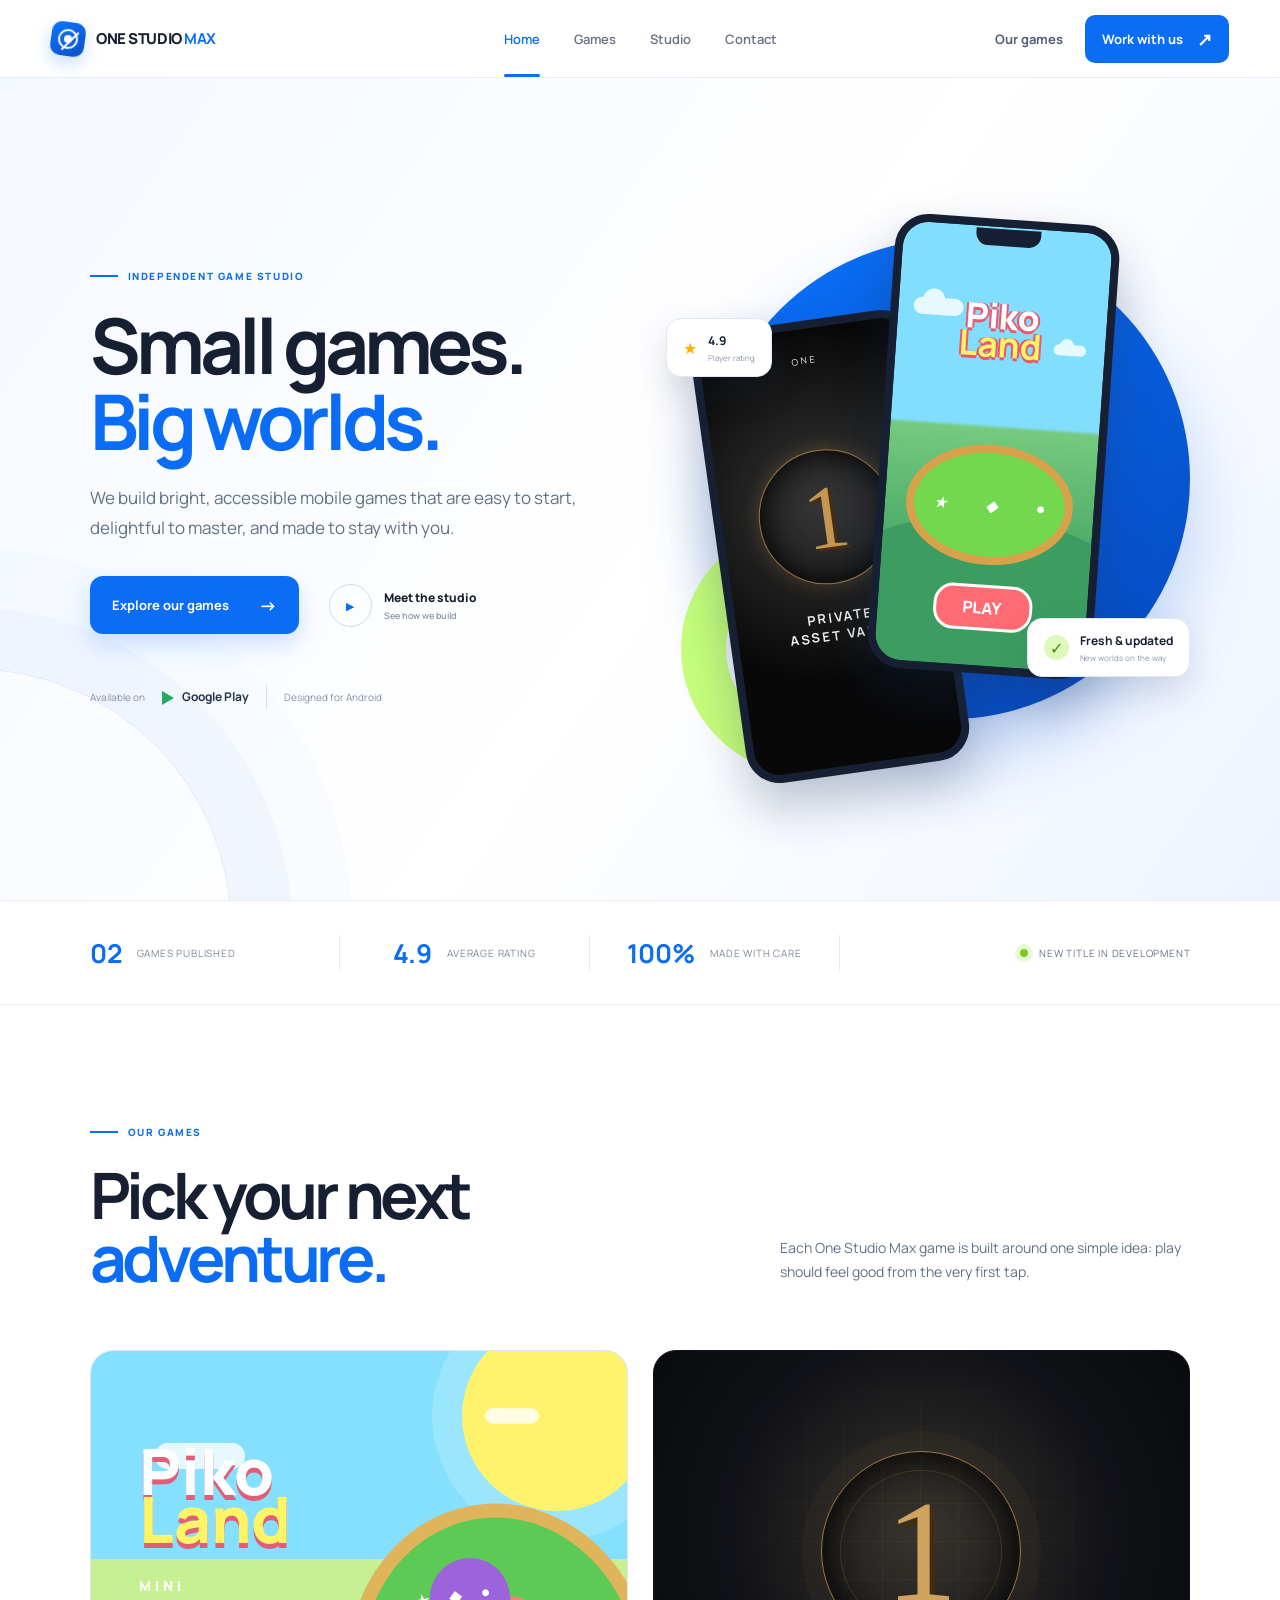
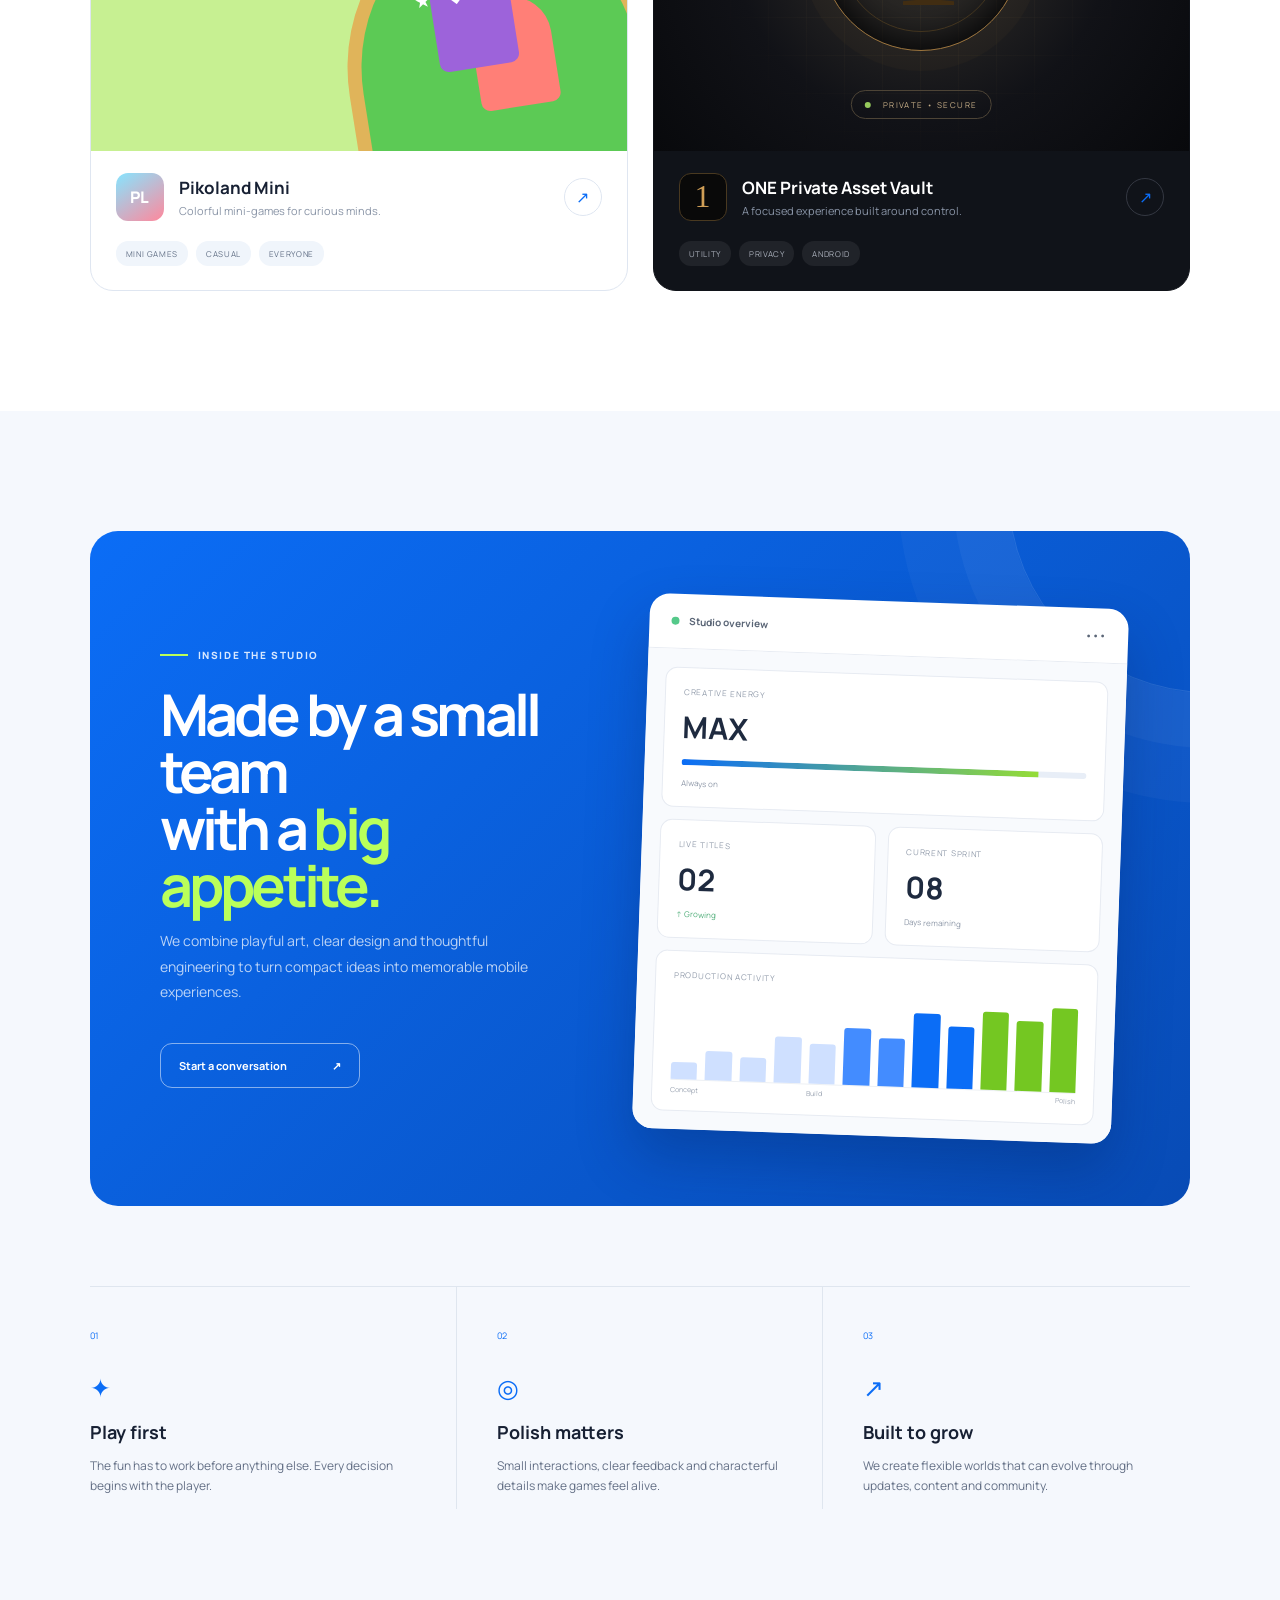
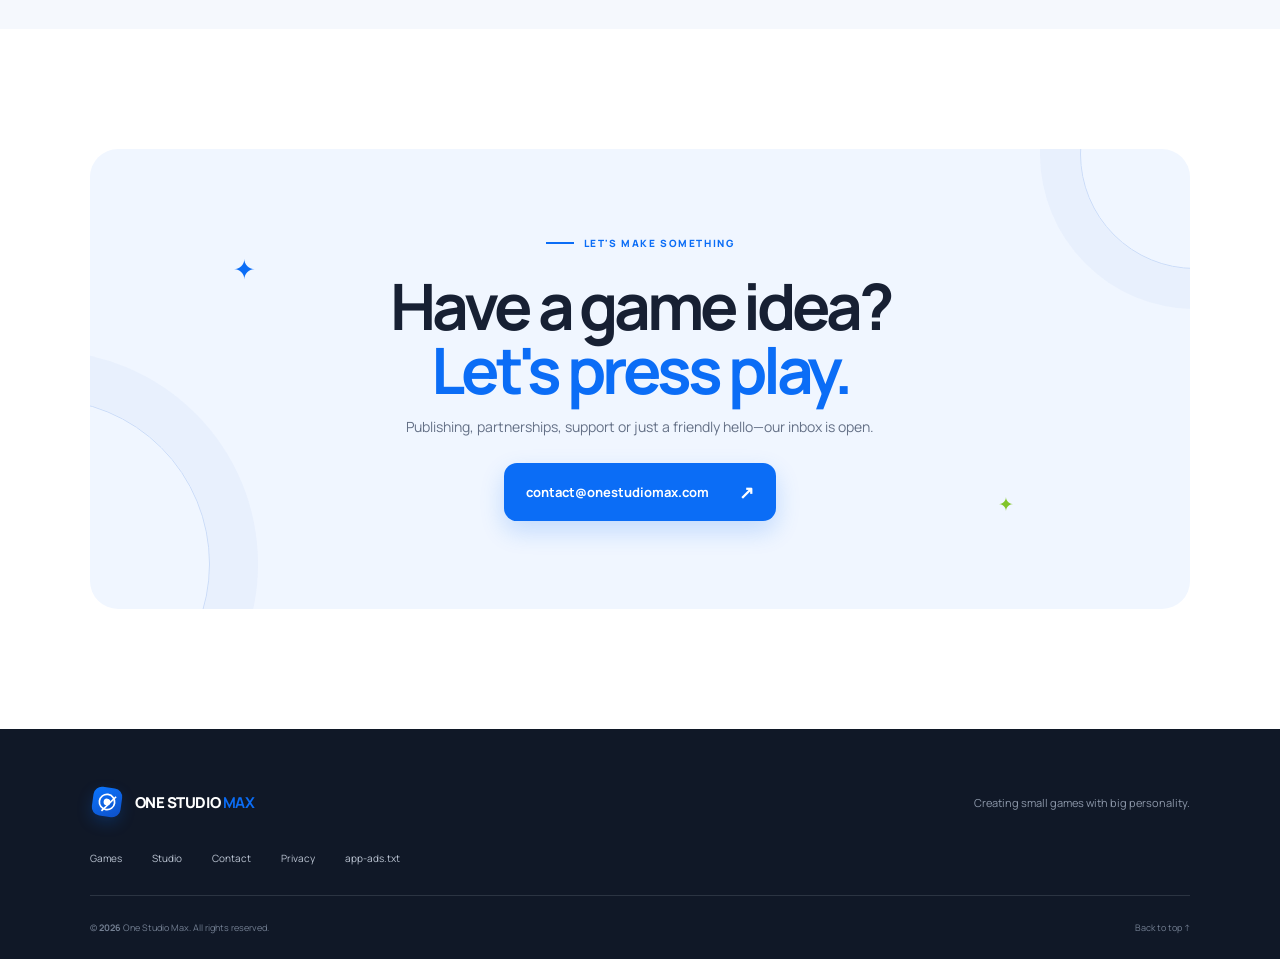
<file: index.html>
<!doctype html>
<html lang="en">
<head>
  <meta name="google-site-verification" content="E1R3weOSTuyxnsJdsrIwwwHi5qrvG5eC5dLlPTXkNo8" />
  <meta charset="utf-8"><meta name="viewport" content="width=device-width,initial-scale=1">
  <meta name="description" content="One Studio Max creates playful, polished mobile games for players everywhere."><meta name="theme-color" content="#f8faff">
  <title>One Studio Max — Mobile games, made with joy</title>
  <link rel="preconnect" href="https://fonts.googleapis.com"><link rel="preconnect" href="https://fonts.gstatic.com" crossorigin>
  <link href="https://fonts.googleapis.com/css2?family=Manrope:wght@400;500;600;700;800&amp;display=swap" rel="stylesheet"><link rel="stylesheet" href="styles.css">
</head>
<body>
  <header class="topbar">
    <a class="brand" href="#home" aria-label="One Studio Max home"><span class="brand-mark" aria-hidden="true"><i></i></span><span>ONE STUDIO <b>MAX</b></span></a>
    <nav class="site-nav" id="navigation" aria-label="Main navigation"><a class="active" href="#home">Home</a><a href="#games">Games</a><a href="#studio">Studio</a><a href="#contact">Contact</a></nav>
    <div class="top-actions"><a class="text-link" href="#games">Our games</a><a class="primary-button small" href="#contact">Work with us <span>↗</span></a></div>
    <button class="menu" aria-expanded="false" aria-controls="navigation" aria-label="Open navigation"><span></span><span></span></button>
  </header>
  <main id="home">
    <section class="hero section-shell">
      <div class="hero-copy reveal"><div class="eyebrow"><span></span>Independent game studio</div><h1>Small games.<br><em>Big worlds.</em></h1><p>We build bright, accessible mobile games that are easy to start, delightful to master, and made to stay with you.</p>
        <div class="hero-actions"><a class="primary-button" href="#games">Explore our games <span>→</span></a><a class="play-link" href="#studio"><i>▶</i><span>Meet the studio<small>See how we build</small></span></a></div>
        <div class="trust-row"><span>Available on</span><b><i class="play-triangle"></i> Google Play</b><span class="divider"></span><span>Designed for Android</span></div>
      </div>
      <div class="hero-showcase reveal" aria-label="Featured One Studio Max games"><div class="orb orb-one"></div><div class="orb orb-two"></div>
        <div class="phone phone-back" aria-hidden="true"><div class="phone-screen vault-art"><span class="tiny-top">ONE</span><div class="vault-ring"><i>1</i></div><strong>PRIVATE<br>ASSET VAULT</strong></div></div>
        <div class="phone phone-front"><div class="phone-speaker"></div><div class="phone-screen piko-art"><span class="cloud c1"></span><span class="cloud c2"></span><div class="candy-title">Piko<br><b>Land</b></div><div class="island"><i>★</i><i>◆</i><i>●</i></div><button type="button">PLAY</button></div></div>
        <div class="floating-card rating-card"><span>★</span><div><b>4.9</b><small>Player rating</small></div></div><div class="floating-card update-card"><i>✓</i><div><b>Fresh &amp; updated</b><small>New worlds on the way</small></div></div>
      </div>
    </section>
    <section class="proof-strip" aria-label="Studio highlights"><div><strong>02</strong><span>Games published</span></div><div><strong>4.9</strong><span>Average rating</span></div><div><strong>100%</strong><span>Made with care</span></div><p><i></i> New title in development</p></section>
    <section class="games section-pad" id="games">
      <div class="section-intro reveal"><div><div class="eyebrow"><span></span>Our games</div><h2>Pick your next<br><em>adventure.</em></h2></div><p>Each One Studio Max game is built around one simple idea: play should feel good from the very first tap.</p></div>
      <div class="game-grid">
        <article class="game-card piko-card reveal"><div class="game-visual"><div class="sun"></div><span class="mini-cloud mc1"></span><span class="mini-cloud mc2"></span><div class="game-logo">Piko<span>Land</span><small>MINI</small></div><div class="land-mass"><i></i><b>★</b><b>◆</b><b>●</b></div></div><div class="game-info"><div class="app-icon piko-icon">PL</div><div><h3>Pikoland Mini</h3><p>Colorful mini-games for curious minds.</p></div><a href="#contact" aria-label="View Pikoland Mini">↗</a></div><div class="tags"><span>Mini games</span><span>Casual</span><span>Everyone</span></div></article>
        <article class="game-card vault-card reveal"><div class="game-visual"><div class="vault-grid"></div><div class="vault-emblem"><span>1</span></div><div class="secure-pill"><i></i> PRIVATE • SECURE</div></div><div class="game-info"><div class="app-icon vault-icon">1</div><div><h3>ONE Private Asset Vault</h3><p>A focused experience built around control.</p></div><a href="#contact" aria-label="View ONE Private Asset Vault">↗</a></div><div class="tags dark-tags"><span>Utility</span><span>Privacy</span><span>Android</span></div></article>
      </div>
    </section>
    <section class="studio section-pad" id="studio"><div class="studio-panel reveal"><div class="studio-copy"><div class="eyebrow light"><span></span>Inside the studio</div><h2>Made by a small team<br>with a <em>big appetite.</em></h2><p>We combine playful art, clear design and thoughtful engineering to turn compact ideas into memorable mobile experiences.</p><a class="outline-button" href="#contact">Start a conversation <span>↗</span></a></div>
      <div class="console-card" aria-label="One Studio Max development dashboard"><div class="console-head"><span><i></i> Studio overview</span><b>•••</b></div><div class="console-body"><div class="metric wide"><small>Creative energy</small><strong>MAX</strong><div class="meter"><i></i></div><span>Always on</span></div><div class="metric"><small>Live titles</small><strong>02</strong><span class="positive">↑ Growing</span></div><div class="metric"><small>Current sprint</small><strong>08</strong><span>Days remaining</span></div><div class="activity"><small>Production activity</small><div class="bars"><i></i><i></i><i></i><i></i><i></i><i></i><i></i><i></i><i></i><i></i><i></i><i></i></div><span>Concept</span><span>Build</span><span>Polish</span></div></div></div></div>
      <div class="values"><article class="reveal"><span>01</span><div class="value-icon">✦</div><h3>Play first</h3><p>The fun has to work before anything else. Every decision begins with the player.</p></article><article class="reveal"><span>02</span><div class="value-icon">◎</div><h3>Polish matters</h3><p>Small interactions, clear feedback and characterful details make games feel alive.</p></article><article class="reveal"><span>03</span><div class="value-icon">↗</div><h3>Built to grow</h3><p>We create flexible worlds that can evolve through updates, content and community.</p></article></div>
    </section>
    <section class="contact section-pad" id="contact"><div class="contact-inner reveal"><div class="eyebrow"><span></span>Let's make something</div><h2>Have a game idea?<br><em>Let's press play.</em></h2><p>Publishing, partnerships, support or just a friendly hello—our inbox is open.</p><a class="primary-button" href="mailto:contact@onestudiomax.com">contact@onestudiomax.com <span>↗</span></a><div class="contact-orbit o1"></div><div class="contact-orbit o2"></div><div class="contact-star s1">✦</div><div class="contact-star s2">✦</div></div></section>
  </main>
  <footer><a class="brand footer-brand" href="#home"><span class="brand-mark"><i></i></span><span>ONE STUDIO <b>MAX</b></span></a><p>Creating small games with big personality.</p><div class="footer-links"><a href="#games">Games</a><a href="#studio">Studio</a><a href="#contact">Contact</a><a href="privacy-policy/">Privacy</a><a href="app-ads.txt">app-ads.txt</a></div><div class="footer-bottom"><span>© <b id="year"></b> One Studio Max. All rights reserved.</span><a href="#home">Back to top ↑</a></div></footer>
  <script src="script.js"></script>
</body></html>
</file>
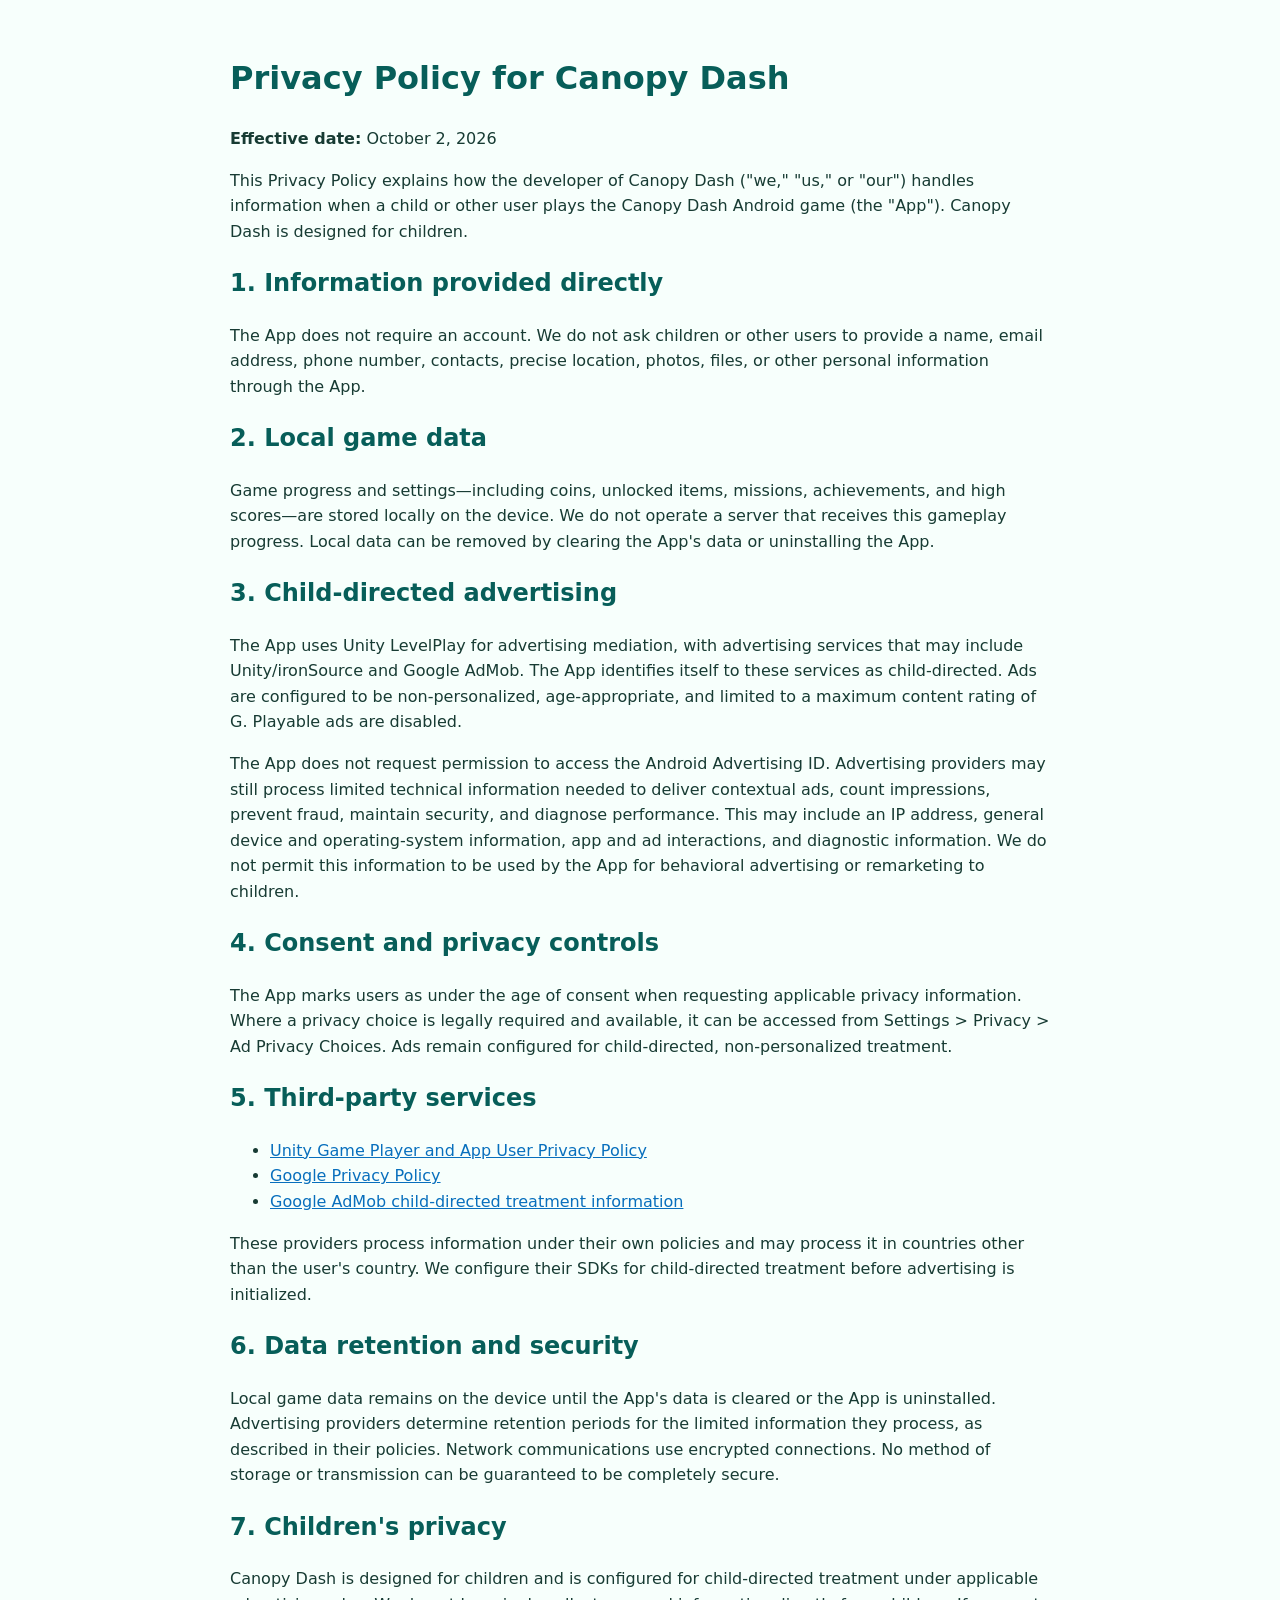
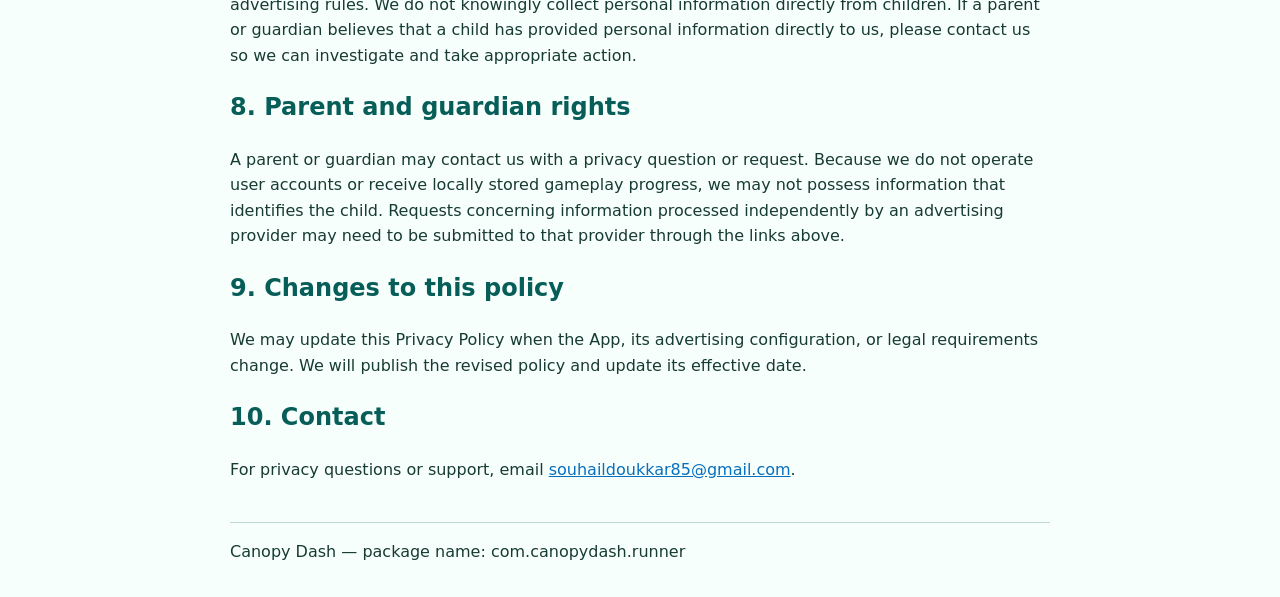
<file: privacy-policy/index.html>
<!doctype html>
<html lang="en">
<head>
  <meta charset="utf-8">
  <meta name="viewport" content="width=device-width, initial-scale=1">
  <meta name="description" content="Privacy Policy for the child-directed Canopy Dash Android game">
  <title>Canopy Dash Privacy Policy</title>
  <style>body{font:16px/1.6 system-ui,-apple-system,sans-serif;max-width:820px;margin:auto;padding:32px 20px;color:#173b33;background:#f7fffc}h1,h2{color:#075e59}a{color:#086fbd}footer{margin-top:40px;border-top:1px solid #bddbd3;padding-top:16px}</style>
</head>
<body>
<h1>Privacy Policy for Canopy Dash</h1>
<p><strong>Effective date:</strong> October 2, 2026</p>
<p>This Privacy Policy explains how the developer of Canopy Dash ("we," "us," or "our") handles information when a child or other user plays the Canopy Dash Android game (the "App"). Canopy Dash is designed for children.</p>
<h2>1. Information provided directly</h2>
<p>The App does not require an account. We do not ask children or other users to provide a name, email address, phone number, contacts, precise location, photos, files, or other personal information through the App.</p>
<h2>2. Local game data</h2>
<p>Game progress and settings—including coins, unlocked items, missions, achievements, and high scores—are stored locally on the device. We do not operate a server that receives this gameplay progress. Local data can be removed by clearing the App's data or uninstalling the App.</p>
<h2>3. Child-directed advertising</h2>
<p>The App uses Unity LevelPlay for advertising mediation, with advertising services that may include Unity/ironSource and Google AdMob. The App identifies itself to these services as child-directed. Ads are configured to be non-personalized, age-appropriate, and limited to a maximum content rating of G. Playable ads are disabled.</p>
<p>The App does not request permission to access the Android Advertising ID. Advertising providers may still process limited technical information needed to deliver contextual ads, count impressions, prevent fraud, maintain security, and diagnose performance. This may include an IP address, general device and operating-system information, app and ad interactions, and diagnostic information. We do not permit this information to be used by the App for behavioral advertising or remarketing to children.</p>
<h2>4. Consent and privacy controls</h2>
<p>The App marks users as under the age of consent when requesting applicable privacy information. Where a privacy choice is legally required and available, it can be accessed from Settings &gt; Privacy &gt; Ad Privacy Choices. Ads remain configured for child-directed, non-personalized treatment.</p>
<h2>5. Third-party services</h2>
<ul>
<li><a href="https://unity.com/legal/game-player-and-app-user-privacy-policy">Unity Game Player and App User Privacy Policy</a></li>
<li><a href="https://policies.google.com/privacy">Google Privacy Policy</a></li>
<li><a href="https://support.google.com/admob/answer/6223431">Google AdMob child-directed treatment information</a></li>
</ul>
<p>These providers process information under their own policies and may process it in countries other than the user's country. We configure their SDKs for child-directed treatment before advertising is initialized.</p>
<h2>6. Data retention and security</h2>
<p>Local game data remains on the device until the App's data is cleared or the App is uninstalled. Advertising providers determine retention periods for the limited information they process, as described in their policies. Network communications use encrypted connections. No method of storage or transmission can be guaranteed to be completely secure.</p>
<h2>7. Children's privacy</h2>
<p>Canopy Dash is designed for children and is configured for child-directed treatment under applicable advertising rules. We do not knowingly collect personal information directly from children. If a parent or guardian believes that a child has provided personal information directly to us, please contact us so we can investigate and take appropriate action.</p>
<h2>8. Parent and guardian rights</h2>
<p>A parent or guardian may contact us with a privacy question or request. Because we do not operate user accounts or receive locally stored gameplay progress, we may not possess information that identifies the child. Requests concerning information processed independently by an advertising provider may need to be submitted to that provider through the links above.</p>
<h2>9. Changes to this policy</h2>
<p>We may update this Privacy Policy when the App, its advertising configuration, or legal requirements change. We will publish the revised policy and update its effective date.</p>
<h2>10. Contact</h2>
<p>For privacy questions or support, email <a href="mailto:souhaildoukkar85@gmail.com">souhaildoukkar85@gmail.com</a>.</p>
<footer>Canopy Dash — package name: com.canopydash.runner</footer>
</body>
</html>
</file>
<file: styles.css>
:root{--blue:#0b6df6;--ink:#172033;--muted:#647086;--surface:#f5f8fd;--line:#dfe6f1;--lime:#baff5a;--font:"Manrope",Arial,sans-serif}*{box-sizing:border-box}html{scroll-behavior:smooth}body{margin:0;color:var(--ink);background:#fff;font-family:var(--font);-webkit-font-smoothing:antialiased}a{color:inherit;text-decoration:none}button{font:inherit}.topbar{height:78px;padding:0 clamp(22px,4vw,68px);display:grid;grid-template-columns:1fr auto 1fr;align-items:center;gap:32px;background:#fffffff0;border-bottom:1px solid #e9edf5;position:sticky;top:0;z-index:30;backdrop-filter:blur(14px)}.brand{display:flex;align-items:center;gap:11px;width:max-content;font-size:15px;font-weight:800;letter-spacing:-.03em}.brand b{color:var(--blue)}.brand-mark{width:34px;height:34px;border-radius:10px;background:linear-gradient(145deg,#0b76ff,#0e4fc7);display:grid;place-items:center;transform:rotate(8deg);box-shadow:0 7px 17px #0b6df638;position:relative}.brand-mark:before,.brand-mark:after,.brand-mark i{content:"";display:block;position:absolute;border:2px solid #fff;border-radius:50%}.brand-mark:before{width:16px;height:16px}.brand-mark:after{width:4px;height:4px;background:#fff}.brand-mark i{width:24px;height:8px;border-width:0 0 2px;border-radius:0;transform:rotate(-52deg)}.site-nav{height:100%;display:flex;align-items:center;gap:34px}.site-nav a{height:100%;display:grid;place-items:center;font-size:13px;font-weight:600;color:#677286;position:relative}.site-nav a:after{content:"";position:absolute;bottom:0;left:50%;right:50%;height:3px;border-radius:3px;background:var(--blue);transition:.2s}.site-nav a:hover,.site-nav a.active{color:var(--blue)}.site-nav a:hover:after,.site-nav a.active:after{left:0;right:0}.top-actions{justify-self:end;display:flex;align-items:center;gap:22px}.text-link{font-size:13px;font-weight:700;color:#506077}.primary-button{display:inline-flex;align-items:center;justify-content:center;gap:30px;border-radius:13px;background:var(--blue);color:#fff;padding:17px 22px;font-size:13px;font-weight:700;box-shadow:0 10px 24px #0b6df633;transition:.25s}.primary-button:hover{background:#0759d0;transform:translateY(-2px);box-shadow:0 15px 30px #0b6df640}.primary-button span{font-size:18px}.primary-button.small{padding:12px 17px;border-radius:10px;gap:14px;box-shadow:none}.menu{display:none;background:none;border:0;width:38px;height:38px;padding:8px}.menu span{display:block;height:2px;background:var(--ink);margin:6px 0}.section-shell{padding-inline:clamp(24px,7vw,120px)}.hero{min-height:670px;height:calc(100vh - 78px);max-height:850px;background:linear-gradient(125deg,#f4f8ff,#fff 54%,#eef4ff);display:grid;grid-template-columns:1fr 1fr;align-items:center;gap:4vw;position:relative;overflow:hidden}.hero:before{content:"";position:absolute;width:520px;height:520px;border:1px solid #dfe9fb;border-radius:50%;left:-290px;bottom:-290px;box-shadow:0 0 0 60px #e2ecfc59,0 0 0 120px #e2ecfc2e}.hero-copy{position:relative;z-index:2;max-width:650px}.eyebrow{text-transform:uppercase;font-size:10px;letter-spacing:.16em;font-weight:800;color:var(--blue);display:flex;align-items:center;gap:10px}.eyebrow>span{width:28px;height:2px;background:var(--blue)}.hero h1,.section-intro h2,.studio h2,.contact h2{font-size:clamp(53px,6vw,88px);line-height:.99;letter-spacing:-.065em;margin:24px 0;font-weight:700}.hero h1 em,.section-intro h2 em,.studio h2 em,.contact h2 em{font-style:normal;color:var(--blue)}.hero-copy>p{font-size:17px;line-height:1.75;color:var(--muted);max-width:550px}.hero-actions{display:flex;align-items:center;gap:30px;margin-top:34px}.play-link{display:flex;align-items:center;gap:12px}.play-link>i{font-style:normal;width:43px;height:43px;border-radius:50%;border:1px solid #cfd9e8;display:grid;place-items:center;color:var(--blue);font-size:11px}.play-link span{display:flex;flex-direction:column;font-size:12px;font-weight:800}.play-link small{font-size:9px;color:#8a95a7;font-weight:600;margin-top:3px}.trust-row{display:flex;align-items:center;gap:17px;margin-top:50px;color:#8691a3;font-size:10px}.trust-row b{color:#253149;font-size:12px}.play-triangle{display:inline-block;width:0;height:0;border-top:7px solid transparent;border-bottom:7px solid transparent;border-left:12px solid #27aa62;margin-right:6px;vertical-align:middle}.divider{width:1px;height:25px;background:#d9e0eb}.hero-showcase{height:570px;position:relative}.orb{position:absolute;border-radius:50%}.orb-one{width:480px;height:480px;right:0;top:35px;background:linear-gradient(145deg,#0a72fb,#0648be);box-shadow:0 35px 70px #0d5fde40}.orb-two{width:250px;height:250px;left:3%;bottom:0;border:45px solid #baff5acc}.phone{position:absolute;width:225px;height:455px;border:8px solid #172033;border-radius:34px;background:#172033;box-shadow:0 25px 50px #192f5747;overflow:hidden}.phone-screen{width:100%;height:100%;border-radius:25px;position:relative;overflow:hidden}.phone-front{right:16%;top:15px;transform:rotate(4deg);z-index:4}.phone-back{left:10%;bottom:0;transform:rotate(-8deg);z-index:2}.phone-speaker{position:absolute;z-index:8;width:65px;height:17px;top:2px;left:50%;transform:translateX(-50%);border-radius:0 0 12px 12px;background:#172033}.piko-art{background:linear-gradient(#82deff 0 45%,#75ca7e 46%,#228a54)}.piko-art:after{content:"";position:absolute;left:-20%;right:-20%;bottom:-18%;height:52%;background:#3d9d61;border-radius:50% 50% 0 0/30% 30% 0 0}.cloud,.mini-cloud{position:absolute;width:50px;height:17px;background:#fff;border-radius:30px;opacity:.8}.cloud:before,.mini-cloud:before{content:"";position:absolute;width:22px;height:22px;left:9px;bottom:4px;border-radius:50%;background:#fff}.c1{top:17%;left:7%}.c2{top:25%;right:5%;transform:scale(.65)}.candy-title{position:absolute;z-index:2;top:17%;left:0;right:0;text-align:center;font-size:35px;line-height:.8;color:#fff;font-weight:800;text-shadow:0 3px 0 #e6596e,-2px 0 #e6596e,2px 0 #e6596e}.candy-title b{color:#fff366}.island{position:absolute;z-index:2;left:10%;right:10%;height:120px;bottom:23%;border-radius:50%;background:#72d94f;border:8px solid #d7a24a;display:flex;align-items:center;justify-content:space-around;color:#fff}.piko-art button{position:absolute;z-index:5;bottom:8%;left:50%;transform:translateX(-50%);border:3px solid #fff;border-radius:20px;padding:9px 27px;background:#ff6a73;color:#fff;font-weight:800}.vault-art{background:radial-gradient(circle at 50% 40%,#363636,#080808 63%);display:flex;align-items:center;justify-content:center;flex-direction:column;color:#eee;text-align:center}.tiny-top{position:absolute;top:25px;font-size:9px;letter-spacing:.3em}.vault-ring{width:135px;height:135px;border-radius:50%;border:1px solid #9a753c;display:grid;place-items:center;box-shadow:inset 0 0 30px #000,0 0 20px #c18f4240}.vault-ring i{font-style:normal;font-family:Georgia;font-size:90px;color:#c59751;text-shadow:3px 3px 0 #452e12}.vault-art strong{font-size:13px;letter-spacing:.15em;margin-top:24px}.floating-card{position:absolute;z-index:8;background:#fff;border:1px solid #e1e8f3;border-radius:15px;box-shadow:0 15px 35px #253d6726;padding:13px 16px;display:flex;align-items:center;gap:11px}.floating-card div{display:flex;flex-direction:column}.floating-card b{font-size:12px}.floating-card small{font-size:8px;color:#8b96a8;margin-top:3px}.rating-card{left:0;top:20%}.rating-card>span{color:#ffb300}.update-card{right:0;bottom:17%}.update-card>i{font-style:normal;display:grid;place-items:center;width:25px;height:25px;border-radius:50%;background:#dff9bd;color:#4a8a00}.proof-strip{min-height:105px;border-block:1px solid #e6ebf3;display:grid;grid-template-columns:repeat(3,1fr) 1.4fr;padding:0 clamp(24px,7vw,120px);align-items:center}.proof-strip>div{display:flex;align-items:center;justify-content:center;gap:15px;border-right:1px solid #e5eaf2}.proof-strip>div:first-child{justify-content:flex-start}.proof-strip strong{font-size:26px;color:var(--blue)}.proof-strip span{font-size:10px;color:#7c8798;text-transform:uppercase;letter-spacing:.08em}.proof-strip p{justify-self:end;font-size:10px;color:#667287;text-transform:uppercase;letter-spacing:.08em}.proof-strip p i{display:inline-block;width:8px;height:8px;border-radius:50%;background:#7fc821;margin-right:8px;box-shadow:0 0 0 5px #eaf8da}.section-pad{padding:120px clamp(24px,7vw,120px)}.section-intro{display:flex;align-items:end;justify-content:space-between;gap:50px;margin-bottom:60px}.section-intro h2,.studio h2,.contact h2{font-size:clamp(43px,5vw,70px);margin-bottom:0}.section-intro>p{max-width:410px;color:var(--muted);line-height:1.75;font-size:14px;margin-bottom:5px}.game-grid{display:grid;grid-template-columns:1fr 1fr;gap:25px}.game-card{border:1px solid var(--line);border-radius:23px;overflow:hidden;background:#fff;transition:.3s}.game-card:hover{transform:translateY(-7px);box-shadow:0 24px 55px #243c671f}.game-visual{height:400px;position:relative;overflow:hidden}.piko-card .game-visual{background:linear-gradient(#85e0ff 0 52%,#c7f092 52%)}.sun{position:absolute;width:190px;height:190px;background:#fff36d;border-radius:50%;right:-25px;top:-30px;box-shadow:0 0 0 30px #ffffff2e}.mini-cloud{top:23%;left:12%;width:90px;height:26px}.mc2{top:13%;left:auto;right:13%;transform:scale(.6)}.game-logo{position:absolute;z-index:3;left:9%;top:24%;font-size:64px;line-height:.75;font-weight:800;color:#fff;text-shadow:0 5px 0 #e35d77}.game-logo span{display:block;color:#fff366}.game-logo small{font-size:14px;letter-spacing:.3em;text-shadow:none;color:#fff}.land-mass{position:absolute;right:-5%;bottom:-23%;width:57%;height:85%;border-radius:50% 50% 0 0;background:#5cca55;border:14px solid #e0b45a;transform:rotate(-9deg);z-index:2}.land-mass i{position:absolute;width:80px;height:110px;background:#9d63da;border-radius:45px 45px 10px 10px;left:29%;top:12%;box-shadow:35px 45px 0 #ff7f77}.land-mass b{position:relative;z-index:2;left:20%;top:20%;margin:10px;color:#fff}.vault-card{background:#101319;border-color:#101319;color:#fff}.vault-card .game-visual{background:radial-gradient(circle at 50% 45%,#38342d,#111217 55%,#08090c)}.vault-grid{position:absolute;inset:0;background-image:linear-gradient(#d3a95d12 1px,transparent 1px),linear-gradient(90deg,#d3a95d12 1px,transparent 1px);background-size:38px 38px;mask-image:radial-gradient(circle,#000,transparent 68%)}.vault-emblem{position:absolute;width:200px;height:200px;border:1px solid #9d753d;border-radius:50%;left:50%;top:50%;transform:translate(-50%,-50%);display:grid;place-items:center;box-shadow:0 0 0 20px #bf914b09,inset 0 0 40px #000}.vault-emblem:before{content:"";position:absolute;inset:18px;border:1px solid #43351f;border-radius:50%}.vault-emblem span{font:145px Georgia;color:#d0a35f;text-shadow:5px 5px 0 #412d12;z-index:2}.secure-pill{position:absolute;left:50%;bottom:8%;transform:translateX(-50%);font-size:8px;letter-spacing:.18em;border:1px solid #4d4436;border-radius:15px;padding:8px 13px;color:#c8af88;white-space:nowrap}.secure-pill i{display:inline-block;width:6px;height:6px;border-radius:50%;background:#96ca5c;margin-right:8px}.game-info{display:grid;grid-template-columns:auto 1fr auto;gap:15px;align-items:center;padding:22px 25px 10px}.app-icon{width:48px;height:48px;border-radius:12px;display:grid;place-items:center;font-weight:800}.piko-icon{background:linear-gradient(145deg,#87e5ff,#ff889c);color:#fff}.vault-icon{background:#090909;color:#cf9e56;border:1px solid #493920;font:32px Georgia}.game-info h3{font-size:17px;margin:0 0 4px}.game-info p{font-size:11px;color:#8994a6;margin:0}.game-info>a{width:38px;height:38px;border:1px solid var(--line);border-radius:50%;display:grid;place-items:center;color:var(--blue)}.vault-card .game-info>a{border-color:#343842}.tags{display:flex;gap:8px;padding:10px 25px 24px}.tags span{font-size:8px;text-transform:uppercase;letter-spacing:.08em;padding:7px 10px;border-radius:12px;background:#f0f5fb;color:#627086}.dark-tags span{background:#202329;color:#aab0bb}.studio{background:var(--surface)}.studio-panel{min-height:590px;background:linear-gradient(135deg,#0b6df6,#084bb5);border-radius:28px;padding:70px;display:grid;grid-template-columns:.9fr 1.1fr;align-items:center;gap:7vw;position:relative;overflow:hidden}.studio-panel:after{content:"";position:absolute;width:400px;height:400px;border:1px solid #ffffff1f;border-radius:50%;right:-220px;top:-240px;box-shadow:0 0 0 55px #ffffff0a,0 0 0 110px #ffffff08}.studio-copy{color:#fff;position:relative;z-index:2}.eyebrow.light{color:#d8e8ff}.eyebrow.light>span{background:var(--lime)}.studio h2{font-size:clamp(40px,4.5vw,64px)}.studio h2 em{color:var(--lime)}.studio-copy p{font-size:14px;line-height:1.8;color:#ffffffb8;max-width:480px}.outline-button{display:inline-flex;border:1px solid #ffffff80;border-radius:12px;padding:14px 18px;gap:45px;margin-top:25px;font-size:11px;font-weight:700}.console-card{position:relative;z-index:2;background:#fff;border-radius:20px;box-shadow:0 28px 55px #011b5447;transform:rotate(2deg);overflow:hidden}.console-head{height:55px;padding:0 22px;display:flex;align-items:center;justify-content:space-between;border-bottom:1px solid #e8ecf3;font-size:10px;font-weight:700;color:#5a6576}.console-head i{display:inline-block;width:8px;height:8px;background:#55c98a;border-radius:50%;margin-right:8px}.console-body{padding:18px;display:grid;grid-template-columns:1fr 1fr;gap:12px;background:#f8fafd}.metric,.activity{background:#fff;border:1px solid #e7ebf2;border-radius:12px;padding:18px;display:flex;flex-direction:column}.metric.wide{grid-column:1/-1}.metric small,.activity small{font-size:8px;text-transform:uppercase;color:#929cab;letter-spacing:.09em}.metric strong{font-size:30px;margin:9px 0;color:#1e2a3f}.metric span{font-size:8px;color:#8e98a8}.metric .positive{color:#4ead78}.meter{height:6px;background:#e8eef7;border-radius:8px;margin:3px 0 12px;overflow:hidden}.meter i{display:block;width:88%;height:100%;background:linear-gradient(90deg,#0b6df6,#94dc36)}.activity{grid-column:1/-1}.bars{height:85px;display:flex;align-items:end;gap:8px;margin:15px 0 5px;border-bottom:1px solid #edf0f4}.bars i{flex:1;background:#cfe0ff;border-radius:3px 3px 0 0}.bars i:nth-child(1){height:20%}.bars i:nth-child(2){height:35%}.bars i:nth-child(3){height:29%}.bars i:nth-child(4){height:55%}.bars i:nth-child(5){height:48%}.bars i:nth-child(6){height:68%;background:#438cff}.bars i:nth-child(7){height:57%;background:#438cff}.bars i:nth-child(8){height:88%;background:#0b6df6}.bars i:nth-child(9){height:74%;background:#0b6df6}.bars i:nth-child(10){height:93%;background:#74c722}.bars i:nth-child(11){height:83%;background:#74c722}.bars i:nth-child(12){height:100%;background:#74c722}.activity>span{font-size:7px;color:#9ba4b2;width:33%;display:inline-block}.activity>span:nth-last-child(2){align-self:center;margin-top:-10px}.activity>span:last-child{align-self:flex-end;margin-top:-10px;text-align:right}.values{display:grid;grid-template-columns:repeat(3,1fr);margin-top:80px;border-top:1px solid #dfe6ef}.values article{padding:35px 40px 0 0;border-right:1px solid #dfe6ef;min-height:220px}.values article+article{padding-left:40px}.values article:last-child{border:0}.values article>span{font-size:9px;color:var(--blue)}.value-icon{font-size:25px;color:var(--blue);margin:26px 0 15px}.values h3{font-size:18px;margin:0 0 10px}.values p{font-size:12px;color:var(--muted);line-height:1.7;max-width:310px}.contact-inner{min-height:460px;border-radius:28px;background:#f0f6ff;text-align:center;display:flex;flex-direction:column;align-items:center;justify-content:center;position:relative;overflow:hidden;padding:45px}.contact-inner .eyebrow{justify-content:center}.contact h2{margin:24px 0 16px}.contact-inner>p{font-size:14px;color:var(--muted);margin:0 0 27px}.contact-orbit{position:absolute;border:1px solid #cbdcf8;border-radius:50%}.o1{width:330px;height:330px;left:-210px;bottom:-120px;box-shadow:0 0 0 48px #d4e2f94d}.o2{width:230px;height:230px;right:-120px;top:-110px;box-shadow:0 0 0 40px #d4e2f94d}.contact-star{position:absolute;color:var(--blue)}.s1{left:13%;top:22%;font-size:27px}.s2{right:16%;bottom:20%;font-size:19px;color:#82c52a}footer{padding:55px clamp(24px,7vw,120px) 25px;background:#101827;color:#fff;display:grid;grid-template-columns:1fr 1fr;gap:30px;align-items:center}.footer-brand .brand-mark{transform:scale(.85) rotate(8deg)}footer>p{justify-self:end;font-size:11px;color:#8d98aa}.footer-links{display:flex;gap:30px;font-size:10px;color:#bcc5d3}.footer-bottom{border-top:1px solid #2b3442;grid-column:1/-1;padding-top:25px;display:flex;justify-content:space-between;font-size:9px;color:#737f92}.reveal{opacity:0;transform:translateY(24px);transition:opacity .75s,transform .75s}.reveal.visible{opacity:1;transform:none}
@media(max-width:1000px){.topbar{grid-template-columns:1fr auto}.site-nav{display:none;position:absolute;top:78px;left:0;right:0;height:auto;background:#fff;padding:25px;flex-direction:column;align-items:flex-start;border-bottom:1px solid var(--line)}.site-nav.open{display:flex}.site-nav a{height:auto}.top-actions{display:none}.menu{display:block}.hero{grid-template-columns:1fr;min-height:1100px;height:auto;padding-top:90px;padding-bottom:60px}.hero-copy{max-width:720px}.hero-showcase{width:min(640px,100%);justify-self:center}.game-visual{height:330px}.studio-panel{grid-template-columns:1fr;padding:55px}.console-card{max-width:620px}.proof-strip{grid-template-columns:repeat(3,1fr)}.proof-strip p{display:none}}
@media(max-width:720px){.topbar{height:68px;padding-inline:20px}.site-nav{top:68px}.brand{font-size:13px}.brand-mark{width:30px;height:30px}.hero{padding-top:70px;min-height:990px}.hero h1{font-size:15vw}.hero-copy>p{font-size:14px}.hero-actions{align-items:flex-start;flex-direction:column}.trust-row{flex-wrap:wrap}.hero-showcase{height:500px;transform:scale(.85);transform-origin:top center;margin-bottom:-70px}.phone-front{right:3%}.phone-back{left:0}.floating-card.update-card{right:-4%}.proof-strip{padding:25px 20px;grid-template-columns:1fr;gap:18px}.proof-strip>div,.proof-strip>div:first-child{justify-content:flex-start;border-right:0;border-bottom:1px solid #e5eaf2;padding-bottom:15px}.section-pad{padding:80px 20px}.section-intro{align-items:flex-start;flex-direction:column;margin-bottom:40px}.game-grid{grid-template-columns:1fr}.game-visual{height:330px}.game-logo{font-size:48px}.studio-panel{padding:45px 20px;border-radius:20px}.console-card{transform:none}.values{grid-template-columns:1fr}.values article,.values article+article{padding:30px 0;border-right:0;border-bottom:1px solid #dfe6ef;min-height:auto}.contact-inner{padding:60px 20px}.contact .primary-button{font-size:10px;gap:15px}.contact-star{display:none}footer{grid-template-columns:1fr}footer>p{justify-self:start}.footer-links{flex-wrap:wrap}.footer-bottom{flex-direction:column;gap:16px}}
@media(max-width:440px){.hero{min-height:910px}.hero-showcase{transform:scale(.67);width:520px;left:50%;margin-left:-260px;margin-bottom:-150px}.phone-front{right:25px}.phone-back{left:15px}.floating-card.update-card{right:0}.game-visual{height:280px}.game-info,.tags{padding-inline:16px}.game-info h3{font-size:14px}.studio-panel{padding-inline:16px}.console-body{grid-template-columns:1fr}.metric.wide,.activity{grid-column:auto}.activity{display:none}}
@media(prefers-reduced-motion:reduce){html{scroll-behavior:auto}*,*:before,*:after{transition:none!important;animation:none!important}.reveal{opacity:1;transform:none}}
</file>
